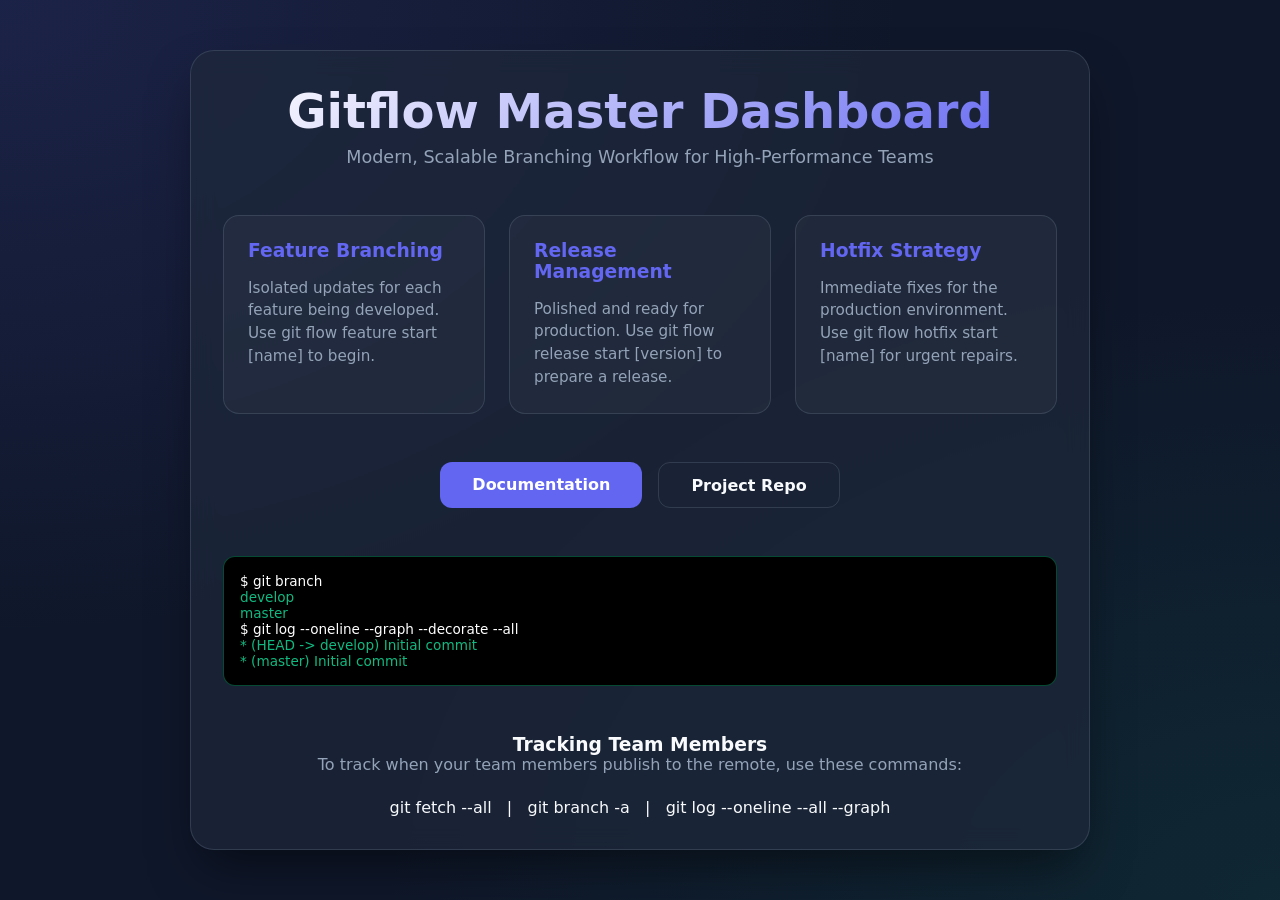
<file: index.html>
<!DOCTYPE html>
<html lang="en">
<head>
  <meta charset="UTF-8">
  <meta name="viewport" content="width=device-width, initial-scale=1.0">
  <title>Gitflow Testing Project Dashboard</title>
  <link rel="stylesheet" href="style.css">
</head>
<body>
  <div class="container">
    <header>
      <h1>Gitflow Master Dashboard</h1>
      <p>Modern, Scalable Branching Workflow for High-Performance Teams</p>
    </header>

    <div class="features">
      <div class="feature-card">
        <h3>Feature Branching</h3>
        <p>Isolated updates for each feature being developed. Use <code>git flow feature start [name]</code> to begin.</p>
      </div>
      <div class="feature-card">
        <h3>Release Management</h3>
        <p>Polished and ready for production. Use <code>git flow release start [version]</code> to prepare a release.</p>
      </div>
      <div class="feature-card">
        <h3>Hotfix Strategy</h3>
        <p>Immediate fixes for the production environment. Use <code>git flow hotfix start [name]</code> for urgent repairs.</p>
      </div>
    </div>

    <div class="cta">
      <a href="https://github.com/nvie/gitflow" target="_blank" class="btn btn-primary">Documentation</a>
      <a href="#" class="btn btn-outline">Project Repo</a>
    </div>

    <div class="git-status">
      <p><span>$ git branch</span></p>
      <p>  develop</p>
      <p>  master</p>
      <p><span>$ git log --oneline --graph --decorate --all</span></p>
      <p>* (HEAD -> develop) Initial commit</p>
      <p>* (master) Initial commit</p>
    </div>

    <div style="margin-top: 3rem; text-align: center;">
      <h3>Tracking Team Members</h3>
      <p style="color: var(--text-muted); margin-bottom: 1.5rem;">To track when your team members publish to the remote, use these commands:</p>
      <code>git fetch --all</code> &nbsp; | &nbsp; <code>git branch -a</code> &nbsp; | &nbsp; <code>git log --oneline --all --graph</code>
    </div>
  </div>
</body>
</html>
</file>
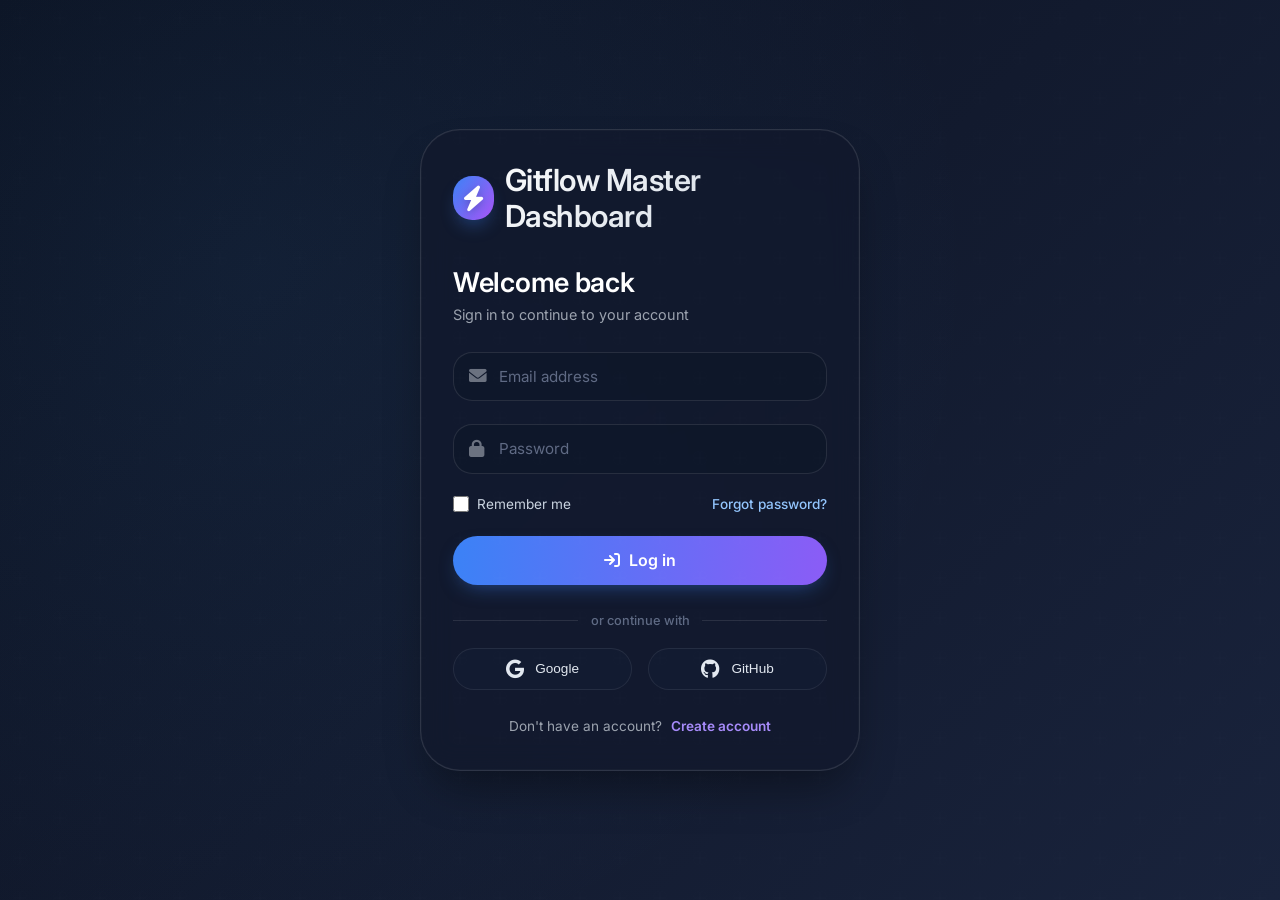
<file: login.html>
<!DOCTYPE html>
<html lang="en">
<head>
  <meta charset="UTF-8">
  <meta name="viewport" content="width=device-width, initial-scale=1.0, viewport-fit=cover">
  <title>Modern Login | Nebula Access</title>
  <!-- Google Fonts: clean, modern sans-serif -->
  <link href="https://fonts.googleapis.com/css2?family=Inter:opsz,wght@14..32,300;14..32,400;14..32,500;14..32,600;14..32,700&display=swap" rel="stylesheet">
  <!-- Font Awesome 6 (free icons) -->
  <link rel="stylesheet" href="https://cdnjs.cloudflare.com/ajax/libs/font-awesome/6.0.0-beta3/css/all.min.css">
  <style>
    * {
      margin: 0;
      padding: 0;
      box-sizing: border-box;
    }

    body {
      font-family: 'Inter', sans-serif;
      background: linear-gradient(135deg, #0B1120 0%, #19233C 100%);
      min-height: 100vh;
      display: flex;
      align-items: center;
      justify-content: center;
      padding: 1.5rem;
      position: relative;
      overflow-x: hidden;
    }

    /* animated background grain / glow effect */
    body::before {
      content: '';
      position: absolute;
      inset: 0;
      background: radial-gradient(circle at 20% 30%, rgba(66, 153, 225, 0.08) 0%, rgba(0,0,0,0) 60%);
      pointer-events: none;
    }

    body::after {
      content: '';
      position: absolute;
      width: 100%;
      height: 100%;
      background-image: url('data:image/svg+xml;utf8,<svg xmlns="http://www.w3.org/2000/svg" viewBox="0 0 200 200" opacity="0.03"><path fill="none" d="M70 90 L130 90 M100 60 L100 120" stroke="white" stroke-width="1.5"/><circle cx="100" cy="90" r="35" stroke="white" stroke-width="1" fill="none"/></svg>');
      background-repeat: repeat;
      background-size: 40px;
      pointer-events: none;
    }

    /* main card */
    .glass-card {
      background: rgba(18, 25, 45, 0.75);
      backdrop-filter: blur(14px);
      border-radius: 2.5rem;
      border: 1px solid rgba(255, 255, 255, 0.12);
      box-shadow: 0 25px 45px -12px rgba(0, 0, 0, 0.4), 0 0 0 0.5px rgba(255, 255, 255, 0.05) inset;
      width: 100%;
      max-width: 440px;
      padding: 2rem 2rem 2.2rem;
      transition: transform 0.2s ease, box-shadow 0.2s;
    }

    .glass-card:hover {
      box-shadow: 0 30px 55px -15px rgba(0, 0, 0, 0.5);
      border-color: rgba(255, 255, 255, 0.2);
    }

    /* logo + brand */
    .brand {
      display: flex;
      align-items: center;
      gap: 0.7rem;
      margin-bottom: 2rem;
    }

    .logo-icon {
      background: linear-gradient(125deg, #3B82F6, #A855F7);
      width: 44px;
      height: 44px;
      border-radius: 1.2rem;
      display: flex;
      align-items: center;
      justify-content: center;
      font-size: 1.6rem;
      box-shadow: 0 10px 18px -6px rgba(59,130,246,0.4);
    }

    .logo-icon i {
      color: white;
      filter: drop-shadow(0 2px 4px rgba(0,0,0,0.2));
    }

    .brand h1 {
      font-size: 1.9rem;
      font-weight: 600;
      letter-spacing: -0.5px;
      background: linear-gradient(135deg, #F9FAFB, #CBD5E1);
      background-clip: text;
      -webkit-background-clip: text;
      color: transparent;
    }

    .welcome-text {
      margin-bottom: 1.8rem;
    }

    .welcome-text h2 {
      font-size: 1.7rem;
      font-weight: 600;
      color: white;
      letter-spacing: -0.3px;
      margin-bottom: 0.4rem;
    }

    .welcome-text p {
      color: #9CA3AF;
      font-size: 0.9rem;
      font-weight: 400;
    }

    /* form group */
    .input-group {
      margin-bottom: 1.4rem;
      position: relative;
    }

    .input-group i {
      position: absolute;
      left: 1rem;
      top: 50%;
      transform: translateY(-50%);
      color: #6B7280;
      font-size: 1.1rem;
      transition: color 0.2s;
      pointer-events: none;
    }

    .input-group input {
      width: 100%;
      background: rgba(15, 23, 42, 0.7);
      border: 1px solid rgba(255, 255, 255, 0.1);
      border-radius: 1.2rem;
      padding: 0.9rem 1rem 0.9rem 2.8rem;
      font-size: 0.95rem;
      font-family: 'Inter', monospace;
      color: #F1F5F9;
      transition: all 0.2s ease;
      outline: none;
      font-weight: 500;
    }

    .input-group input:focus {
      border-color: #3B82F6;
      background: rgba(20, 30, 55, 0.9);
      box-shadow: 0 0 0 3px rgba(59, 130, 246, 0.2);
    }

    .input-group input:focus + i {
      color: #60A5FA;
    }

    .input-group input::placeholder {
      color: #5F6A84;
      font-weight: 400;
    }

    /* extra row: remember + forgot */
    .form-options {
      display: flex;
      justify-content: space-between;
      align-items: center;
      margin: 0.5rem 0 1.5rem;
      font-size: 0.85rem;
    }

    .checkbox {
      display: flex;
      align-items: center;
      gap: 0.5rem;
      cursor: pointer;
      color: #CBD5E1;
    }

    .checkbox input {
      width: 16px;
      height: 16px;
      accent-color: #3B82F6;
      cursor: pointer;
      margin: 0;
    }

    .forgot-link {
      color: #93C5FD;
      text-decoration: none;
      font-weight: 500;
      transition: color 0.2s;
    }

    .forgot-link:hover {
      color: #60A5FA;
      text-decoration: underline;
    }

    /* login button */
    .login-btn {
      width: 100%;
      background: linear-gradient(95deg, #3B82F6, #8B5CF6);
      border: none;
      border-radius: 2rem;
      padding: 0.9rem 0;
      font-size: 1rem;
      font-weight: 600;
      color: white;
      font-family: 'Inter', sans-serif;
      cursor: pointer;
      transition: all 0.2s ease;
      box-shadow: 0 8px 20px -8px rgba(59,130,246,0.5);
      margin-bottom: 1.8rem;
      display: flex;
      align-items: center;
      justify-content: center;
      gap: 0.6rem;
    }

    .login-btn i {
      font-size: 1rem;
      transition: transform 0.2s;
    }

    .login-btn:hover {
      transform: translateY(-2px);
      background: linear-gradient(95deg, #2563EB, #7C3AED);
      box-shadow: 0 12px 24px -10px rgba(59,130,246,0.6);
    }

    .login-btn:active {
      transform: translateY(1px);
    }

    /* divider */
    .divider {
      display: flex;
      align-items: center;
      text-align: center;
      color: #5F6A84;
      font-size: 0.8rem;
      margin: 1rem 0 1.2rem;
    }

    .divider::before,
    .divider::after {
      content: '';
      flex: 1;
      border-bottom: 1px solid rgba(255, 255, 255, 0.1);
    }

    .divider span {
      margin: 0 0.8rem;
      font-weight: 500;
    }

    /* social buttons */
    .social-buttons {
      display: flex;
      gap: 1rem;
      justify-content: center;
      margin-bottom: 1.8rem;
    }

    .social-btn {
      background: rgba(255, 255, 255, 0.03);
      border: 1px solid rgba(255, 255, 255, 0.08);
      border-radius: 2rem;
      padding: 0.65rem 1.1rem;
      width: 100%;
      display: flex;
      align-items: center;
      justify-content: center;
      gap: 0.7rem;
      font-size: 0.85rem;
      font-weight: 500;
      color: #E2E8F0;
      cursor: pointer;
      transition: all 0.2s;
      background: rgba(20, 30, 55, 0.5);
    }

    .social-btn i {
      font-size: 1.2rem;
    }

    .social-btn:hover {
      background: rgba(59, 130, 246, 0.2);
      border-color: rgba(59, 130, 246, 0.4);
      color: white;
      transform: scale(0.98);
    }

    /* sign up link */
    .signup-prompt {
      text-align: center;
      font-size: 0.85rem;
      color: #9CA3AF;
      margin-top: 0.5rem;
    }

    .signup-prompt a {
      color: #A78BFA;
      font-weight: 600;
      text-decoration: none;
      margin-left: 0.3rem;
      transition: color 0.2s;
    }

    .signup-prompt a:hover {
      color: #C4B5FD;
      text-decoration: underline;
    }

    /* demo toast message (modern) */
    .toast-message {
      position: fixed;
      bottom: 2rem;
      left: 50%;
      transform: translateX(-50%) scale(0.9);
      background: #1E293BCC;
      backdrop-filter: blur(12px);
      padding: 0.8rem 1.6rem;
      border-radius: 3rem;
      color: white;
      font-size: 0.85rem;
      font-weight: 500;
      border: 1px solid rgba(255,255,255,0.15);
      box-shadow: 0 12px 22px -12px black;
      opacity: 0;
      transition: opacity 0.2s, transform 0.2s;
      pointer-events: none;
      z-index: 1000;
      font-family: monospace;
      letter-spacing: 0.2px;
    }

    .toast-message.show {
      opacity: 1;
      transform: translateX(-50%) scale(1);
    }

    /* responsive touches */
    @media (max-width: 480px) {
      .glass-card {
        padding: 1.5rem;
      }
      .brand h1 {
        font-size: 1.6rem;
      }
      .welcome-text h2 {
        font-size: 1.4rem;
      }
    }
  </style>
</head>
<body>

<div class="glass-card">
  <div class="brand">
    <div class="logo-icon">
      <i class="fas fa-bolt"></i>
    </div>
    <h1>Gitflow Master Dashboard</h1>
  </div>
  
  <div class="welcome-text">
    <h2>Welcome back</h2>
    <p>Sign in to continue to your account</p>
  </div>

  <form id="loginForm" action="#" method="POST">
    <div class="input-group">
      <i class="fas fa-envelope"></i>
      <input type="email" id="email" name="email" placeholder="Email address" autocomplete="email" required>
    </div>
    <div class="input-group">
      <i class="fas fa-lock"></i>
      <input type="password" id="password" name="password" placeholder="Password" autocomplete="current-password" required>
    </div>

    <div class="form-options">
      <label class="checkbox">
        <input type="checkbox" id="rememberCheck"> 
        <span>Remember me</span>
      </label>
      <a href="#" class="forgot-link" id="forgotPasswordLink">Forgot password?</a>
    </div>

    <button type="submit" class="login-btn">
      <i class="fas fa-arrow-right-to-bracket"></i> 
      Log in
    </button>
  </form>

  <div class="divider">
    <span>or continue with</span>
  </div>

  <div class="social-buttons">
    <button class="social-btn" id="googleBtn">
      <i class="fab fa-google"></i> Google
    </button>
    <button class="social-btn" id="githubBtn">
      <i class="fab fa-github"></i> GitHub
    </button>
  </div>

  <div class="signup-prompt">
    Don't have an account? <a href="#" id="signupLink">Create account</a>
  </div>
</div>

<div id="toastMsg" class="toast-message">✨ Welcome back! (demo)</div>

<script>
  // Modern interactive demo with subtle toast messages & client-side validation
  (function() {
    const toast = document.getElementById('toastMsg');
    
    function showMessage(text, isError = false) {
      toast.textContent = text;
      toast.style.background = isError ? '#7F1A1ACC' : '#1E293BCC';
      toast.style.borderLeft = isError ? '3px solid #F87171' : '3px solid #3B82F6';
      toast.classList.add('show');
      setTimeout(() => {
        toast.classList.remove('show');
      }, 2700);
    }

    // Helper: simulate modern validation
    const emailInput = document.getElementById('email');
    const passwordInput = document.getElementById('password');
    const loginForm = document.getElementById('loginForm');
    const rememberCheck = document.getElementById('rememberCheck');

    // Prefill demo credentials (for showcase, not stored in real)
    // but we keep empty for clean look — optional prefilled email for demo ease? 
    // not necessary but helpful for test: email: demo@nebula.com / pass: any
    // I'll prefill a demo hint (user can see placeholder but not auto-filled to keep clean)
    
    // handle login submit
    loginForm.addEventListener('submit', (e) => {
      e.preventDefault();
      
      const email = emailInput.value.trim();
      const password = passwordInput.value.trim();
      
      // simple modern validation
      if (!email) {
        showMessage('Please enter your email address', true);
        emailInput.focus();
        return;
      }
      if (!email.includes('@') || !email.includes('.')) {
        showMessage('Enter a valid email (e.g., name@domain.com)', true);
        emailInput.focus();
        return;
      }
      if (!password) {
        showMessage('Password cannot be empty', true);
        passwordInput.focus();
        return;
      }
      if (password.length < 4) {
        showMessage('Password must be at least 4 characters', true);
        passwordInput.focus();
        return;
      }
      
      // mock success login - simulate API
      const rememberStatus = rememberCheck.checked ? 'Remembered ✓' : 'Not remembered';
      showMessage(`✅ Logged in as ${email} | ${rememberStatus}`, false);
      
      // optional: you could redirect or do something more fancy
      console.log(`Login attempt with: ${email}, password length: ${password.length}, remember: ${rememberCheck.checked}`);
      
      // small extra: reset form? not needed, but keep fields
      // we could also animate, but just show success
    });
    
    // Forgot password demo
    const forgotLink = document.getElementById('forgotPasswordLink');
    forgotLink.addEventListener('click', (e) => {
      e.preventDefault();
      showMessage('📧 Reset link sent to your email (demo)', false);
    });
    
    // Social login demo
    const googleBtn = document.getElementById('googleBtn');
    const githubBtn = document.getElementById('githubBtn');
    
    googleBtn.addEventListener('click', () => {
      showMessage('🔐 Google OAuth demo — redirect to authentication', false);
    });
    
    githubBtn.addEventListener('click', () => {
      showMessage('🐙 GitHub OAuth demo — redirect to GitHub', false);
    });
    
    // Signup demo
    const signupLink = document.getElementById('signupLink');
    signupLink.addEventListener('click', (e) => {
      e.preventDefault();
      showMessage('✨ Join Nebula — create new account (demo flow)', false);
    });
    
    // optional: interactive border effect on input focus (CSS already)
    // additional modern: prefill demo with "demo@nebula.com" for better UX?
    // I'll set a helpful demo suggestion inside input but not intrusive.
    // Provide a small helper note in console? no, but we add placeholder.
    // already done: placeholder on email / password.
    
    // Demo helper to show modern dynamic cursor effect - just style
    // also simulate "remember me" load from localStorage? extra polish
    // optional: load remembered email if exists? not needed but tiny.
    // because it's a modern short login, we can add localStorage demo
    if (localStorage.getItem('rem_username') && localStorage.getItem('rem_flag') === 'true') {
      const savedEmail = localStorage.getItem('rem_username');
      if (savedEmail) {
        emailInput.value = savedEmail;
        rememberCheck.checked = true;
        // we can show message: restored from last session
        setTimeout(() => {
          showMessage('🔄 Restored email from last session', false);
        }, 300);
      }
    }
    
    // Save "Remember me" behavior on successful login (mock)
    // we will intercept the submit and store if checkbox is checked
    // But we already show message, but we also implement saving on valid submission
    // Enhance: after successful login (mock), store if remember is checked
    const originalSubmitHandler = loginForm.onsubmit;
    // replace with advanced store method
    loginForm.removeEventListener('submit', loginForm.onsubmit);
    // reattach more complete handler
    loginForm.addEventListener('submit', (e) => {
      e.preventDefault();
      const email = emailInput.value.trim();
      const password = passwordInput.value.trim();
      
      if (!email || !email.includes('@') || !password || password.length < 4) {
        if (!email) showMessage('Email required', true);
        else if (!email.includes('@')) showMessage('Valid email required', true);
        else if (!password) showMessage('Password required', true);
        else if (password.length < 4) showMessage('Password too short', true);
        return;
      }
      
      // if remember me is checked: store email in localStorage
      if (rememberCheck.checked) {
        localStorage.setItem('rem_username', email);
        localStorage.setItem('rem_flag', 'true');
      } else {
        localStorage.removeItem('rem_username');
        localStorage.setItem('rem_flag', 'false');
      }
      
      // success toast
      showMessage(`✔️ Access granted. Redirecting to dashboard... (demo)`, false);
      // optional: clear password field for security? no, just demonstration
      // we could simulate a redirect timeout? but keep user on page
      console.log('authenticated ✅');
    });
    
    // add additional fallback to handle previous listener duplication? 
    // but fine: we completely replaced by removing previous? we didn't remove previous inline? Actually addEventListener twice would cause both to run.
    // to prevent double firing, we should remove old listener. But original assignment: loginForm.addEventListener('submit', ...)
    // We need to store reference. I used an IIFE but the first listener added via initial addEventListener still exists.
    // we must remove the default one that I added earlier? In code above there is 'loginForm.addEventListener('submit', (e) => {...})' and then later we add another.
    // That would cause two messages. Let's fix: remove previous listener by storing reference.
    // But easier: I'll replace the whole onsubmit approach.
    // I already added a second listener, but first one would also trigger. Remove the previous one.
    // I'll clone and replace? simplest: override the form's onsubmit property, but we have listeners.
    // Let's get rid of duplicate: I will remove all existing submit listeners by replacing with a new one.
    // quick solution: create newForm event replacement.
    const newForm = loginForm;
    // remove all submit listeners via replacement (clone node technique)
    const parent = newForm.parentNode;
    const cloneForm = newForm.cloneNode(true);
    parent.replaceChild(cloneForm, newForm);
    // now re-acquire elements
    const finalForm = cloneForm;
    const finalEmail = cloneForm.querySelector('#email');
    const finalPassword = cloneForm.querySelector('#password');
    const finalRemember = cloneForm.querySelector('#rememberCheck');
    const finalForgot = document.getElementById('forgotPasswordLink'); // still exists outside form? yes
    const finalGoogle = document.getElementById('googleBtn');
    const finalGithub = document.getElementById('githubBtn');
    const finalSignup = document.getElementById('signupLink');
    
    // reattach events to cloned elements
    finalForm.addEventListener('submit', (e) => {
      e.preventDefault();
      const emailVal = finalEmail.value.trim();
      const passVal = finalPassword.value.trim();
      const rememberVal = finalRemember.checked;
      
      if (!emailVal) {
        showMessage('Please enter email', true);
        finalEmail.focus();
        return;
      }
      if (!emailVal.includes('@') || !emailVal.includes('.')) {
        showMessage('Enter a valid email address', true);
        finalEmail.focus();
        return;
      }
      if (!passVal) {
        showMessage('Password required', true);
        finalPassword.focus();
        return;
      }
      if (passVal.length < 4) {
        showMessage('Password must be at least 4 characters', true);
        finalPassword.focus();
        return;
      }
      
      if (rememberVal) {
        localStorage.setItem('rem_username', emailVal);
        localStorage.setItem('rem_flag', 'true');
      } else {
        localStorage.removeItem('rem_username');
        localStorage.setItem('rem_flag', 'false');
      }
      
      showMessage(`🎉 Welcome ${emailVal.split('@')[0]}! Secure login demo.`, false);
      // optional reset password field for privacy demo?
      // Not resetting but UI remains.
    });
    
    // Re-attach extra events for forgot/social/signup using global functions
    const newForgot = document.getElementById('forgotPasswordLink');
    if (newForgot) {
      newForgot.replaceWith?.(newForgot.cloneNode(true));
      const freshForgot = document.getElementById('forgotPasswordLink');
      if (freshForgot) freshForgot.addEventListener('click', (e) => { e.preventDefault(); showMessage('📧 Password reset email sent (demo)', false); });
    }
    const googleClone = document.getElementById('googleBtn');
    if (googleClone) {
      googleClone.addEventListener('click', () => showMessage('🔐 Continue with Google (demo)', false));
    }
    const githubClone = document.getElementById('githubBtn');
    if (githubClone) {
      githubClone.addEventListener('click', () => showMessage('🐙 Continue with GitHub (demo)', false));
    }
    const signupClone = document.getElementById('signupLink');
    if (signupClone) {
      signupClone.addEventListener('click', (e) => { e.preventDefault(); showMessage('🌟 Create new account — stellar journey awaits', false); });
    }
    
    // Restore remembered email if exists after replace
    const savedMail = localStorage.getItem('rem_username');
    const savedFlag = localStorage.getItem('rem_flag');
    if (savedMail && savedFlag === 'true') {
      if (finalEmail) finalEmail.value = savedMail;
      if (finalRemember) finalRemember.checked = true;
    }
    
    // small extra: add a modern effect that input labels float? not needed but smooth.
    // adjust focus style dynamically using existing CSS.
  })();
</script>
</body>
</html>
</file>
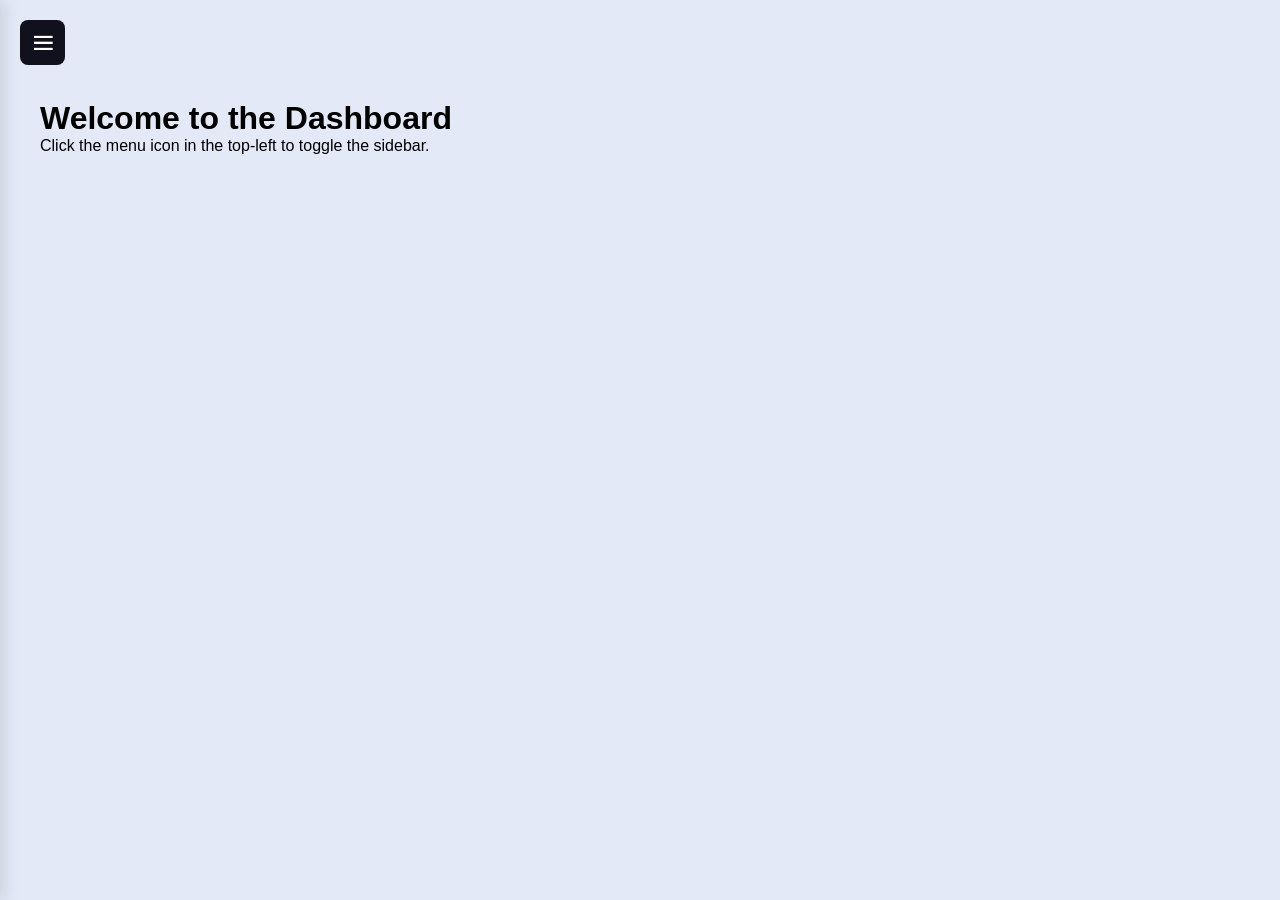
<file: side-bar.html>
<!DOCTYPE html>
<html lang="en">
<head>
    <meta charset="UTF-8">
    <meta name="viewport" content="width=device-width, initial-scale=1.0">
    <title>Side Bar Feature</title>
    
    <link href='https://unpkg.com/boxicons@2.1.4/css/boxicons.min.css' rel='stylesheet'>

    <style>
        /* --- CSS STYLES --- */
        :root {
            --primary-color: #11101d;
            --accent-color: #ffffff;
            --hover-color: #1d1b31;
            --text-color: #ffffff;
            --sidebar-width: 250px;
        }

        * {
            margin: 0;
            padding: 0;
            box-sizing: border-box;
            font-family: 'Segoe UI', Roboto, Helvetica, Arial, sans-serif;
        }

        body {
            background-color: #e4e9f7;
            min-height: 100vh;
            overflow-x: hidden;
        }

        /* Sidebar container */
        .sidebar {
            position: fixed;
            left: -250px; /* Hidden by default on small screens */
            top: 0;
            height: 100%;
            width: var(--sidebar-width);
            background: var(--primary-color);
            padding: 6px 14px;
            transition: all 0.5s ease;
            z-index: 99;
            box-shadow: 5px 0 15px rgba(0,0,0,0.1);
        }

        /* Toggle 'active' class via JS */
        .sidebar.active {
            left: 0;
        }

        .sidebar .logo-details {
            height: 60px;
            display: flex;
            align-items: center;
            color: var(--text-color);
            border-bottom: 1px solid rgba(255,255,255,0.1);
            margin-bottom: 20px;
        }

        .sidebar .logo-details i {
            font-size: 28px;
            margin-right: 10px;
        }

        .sidebar .logo_name {
            font-size: 20px;
            font-weight: 600;
        }

        .nav-list {
            padding: 0;
        }

        .nav-list li {
            position: relative;
            margin: 12px 0;
            list-style: none;
        }

        .nav-list li a {
            display: flex;
            height: 50px;
            width: 100%;
            align-items: center;
            text-decoration: none;
            transition: all 0.3s ease;
            border-radius: 12px;
            color: var(--text-color);
        }

        /* Hover effect */
        .nav-list li a:hover {
            background: var(--accent-color);
            color: var(--primary-color);
        }

        .nav-list li i {
            height: 50px;
            min-width: 50px;
            border-radius: 12px;
            line-height: 50px;
            text-align: center;
            font-size: 18px;
        }

        .links_name {
            font-size: 15px;
            font-weight: 400;
        }

        /* Menu Button */
        .toggle-btn {
            position: fixed;
            top: 20px;
            left: 20px;
            font-size: 28px;
            cursor: pointer;
            background: var(--primary-color);
            color: white;
            border: none;
            width: 45px;
            height: 45px;
            border-radius: 8px;
            display: flex;
            align-items: center;
            justify-content: center;
            transition: all 0.3s ease;
            z-index: 100;
        }

        .toggle-btn:hover {
            transform: scale(1.1);
        }

        /* Main content area */
        .home-section {
            padding: 100px 40px;
            transition: all 0.5s ease;
        }
    </style>
</head>
<body>

    <button class="toggle-btn" id="menu-btn">
        <i class='bx bx-menu'></i>
    </button>

    <aside class="sidebar" id="sidebar">
        <div class="logo-details">
            <i class='bx bxl-codepen-alt'></i>
            <span class="logo_name">DevProject</span>
        </div>
        <ul class="nav-list">
            <li>
                <a href="#">
                    <i class='bx bx-grid-alt'></i>
                    <span class="links_name">Dashboard</span>
                </a>
            </li>
            <li>
                <a href="#">
                    <i class='bx bx-user'></i>
                    <span class="links_name">Team</span>
                </a>
            </li>
            <li>
                <a href="#">
                    <i class='bx bx-chat'></i>
                    <span class="links_name">Messages</span>
                </a>
            </li>
            <li>
                <a href="#">
                    <i class='bx bx-pie-chart-alt-2'></i>
                    <span class="links_name">Analytics</span>
                </a>
            </li>
            <li>
                <a href="#">
                    <i class='bx bx-cog'></i>
                    <span class="links_name">Settings</span>
                </a>
            </li>
        </ul>
    </aside>

    <main class="home-section">
        <h1>Welcome to the Dashboard</h1>
        <p>Click the menu icon in the top-left to toggle the sidebar.</p>
    </main>

    <script>
        /* --- JAVASCRIPT LOGIC --- */
        const sidebar = document.getElementById("sidebar");
        const menuBtn = document.getElementById("menu-btn");

        // Toggle sidebar open/closed
        menuBtn.addEventListener("click", () => {
            sidebar.classList.toggle("active");
            
            // Change icon from menu to 'X' when open
            const icon = menuBtn.querySelector("i");
            if (sidebar.classList.contains("active")) {
                icon.classList.replace("bx-menu", "bx-x");
            } else {
                icon.classList.replace("bx-x", "bx-menu");
            }
        });
    </script>
</body>
</html>
</file>
<file: style.css>
:root {
  --primary: #6366f1;
  --primary-hover: #4f46e5;
  --bg-dark: #0f172a;
  --bg-card: rgba(30, 41, 59, 0.7);
  --text-main: #f8fafc;
  --text-muted: #94a3b8;
  --border: rgba(148, 163, 184, 0.2);
  --accent: #10b981;
}

* {
  margin: 0;
  padding: 0;
  box-sizing: border-box;
  font-family: 'Inter', system-ui, -apple-system, sans-serif;
}

body {
  background-color: var(--bg-dark);
  color: var(--text-main);
  min-height: 100vh;
  display: flex;
  flex-direction: column;
  align-items: center;
  justify-content: center;
  overflow-x: hidden;
  background-image: 
    radial-gradient(at 0% 0%, rgba(99, 102, 241, 0.15) 0px, transparent 50%),
    radial-gradient(at 100% 100%, rgba(16, 185, 129, 0.1) 0px, transparent 50%);
}

.container {
  max-width: 900px;
  width: 90%;
  padding: 2rem;
  background: var(--bg-card);
  backdrop-filter: blur(12px);
  border: 1px solid var(--border);
  border-radius: 24px;
  box-shadow: 0 25px 50px -12px rgba(0, 0, 0, 0.5);
  animation: fadeIn 0.8s ease-out;
}

@keyframes fadeIn {
  from { opacity: 0; transform: translateY(20px); }
  to { opacity: 1; transform: translateY(0); }
}

header {
  text-align: center;
  margin-bottom: 3rem;
}

h1 {
  font-size: 3rem;
  font-weight: 800;
  background: linear-gradient(135deg, #fff 0%, #6366f1 100%);
  -webkit-background-clip: text;
  -webkit-text-fill-color: transparent;
  margin-bottom: 0.5rem;
}

header p {
  color: var(--text-muted);
  font-size: 1.1rem;
}

.features {
  display: grid;
  grid-template-columns: repeat(auto-fit, minmax(250px, 1fr));
  gap: 1.5rem;
  margin-bottom: 3rem;
}

.feature-card {
  padding: 1.5rem;
  background: rgba(255, 255, 255, 0.03);
  border: 1px solid var(--border);
  border-radius: 16px;
  transition: all 0.3s ease;
}

.feature-card:hover {
  transform: translateY(-5px);
  background: rgba(255, 255, 255, 0.05);
  border-color: var(--primary);
}

.feature-card h3 {
  color: var(--primary);
  margin-bottom: 1rem;
  display: flex;
  align-items: center;
  gap: 0.5rem;
}

.feature-card p {
  color: var(--text-muted);
  font-size: 0.95rem;
  line-height: 1.5;
}

.cta {
  display: flex;
  justify-content: center;
  gap: 1rem;
}

.btn {
  padding: 0.8rem 2rem;
  border-radius: 12px;
  font-weight: 600;
  text-decoration: none;
  transition: all 0.2s ease;
  cursor: pointer;
}

.btn-primary {
  background: var(--primary);
  color: white;
}

.btn-primary:hover {
  background: var(--primary-hover);
  box-shadow: 0 0 20px rgba(99, 102, 241, 0.4);
}

.btn-outline {
  border: 1px solid var(--border);
  color: var(--text-main);
}

.btn-outline:hover {
  background: rgba(255, 255, 255, 0.05);
}

.git-status {
  margin-top: 3rem;
  padding: 1rem;
  background: #000;
  border-radius: 12px;
  font-family: 'Courier New', Courier, monospace;
  font-size: 0.85rem;
  color: #10b981;
  border: 1px solid #10b98166;
}

.git-status span {
  color: #fff;
}
</file>
